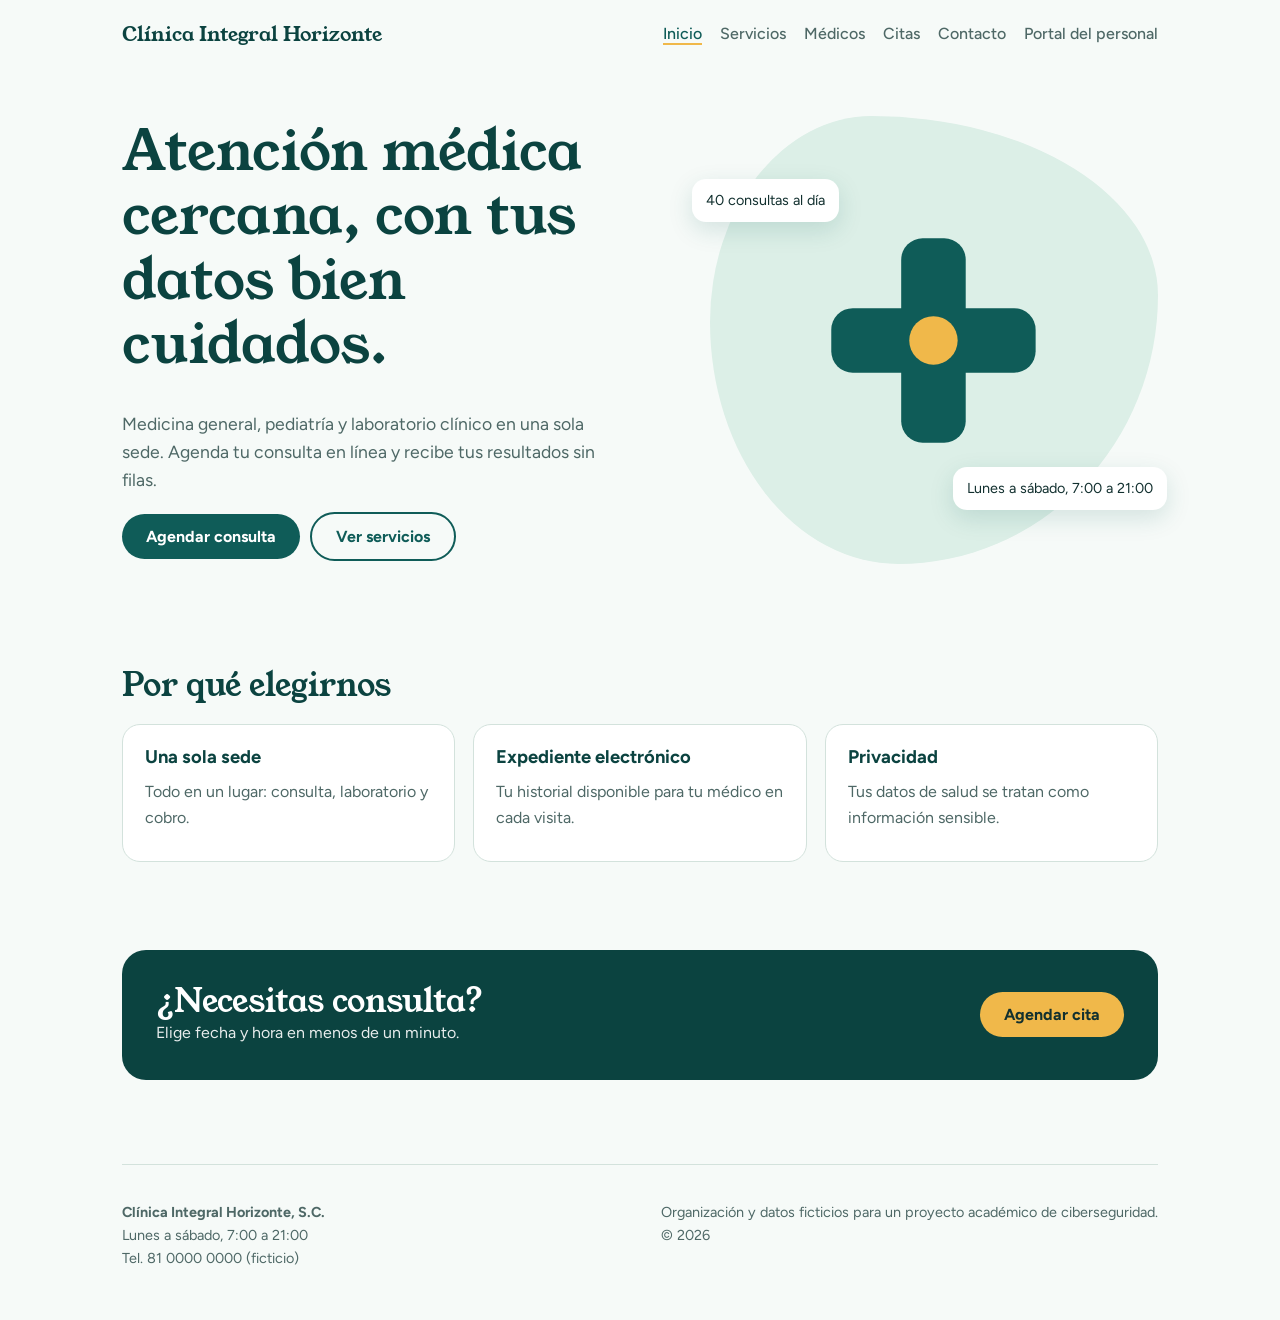
<file: Index.html>
<!DOCTYPE html>
<html lang="es">
<head>
<meta charset="utf-8">
<meta name="viewport" content="width=device-width, initial-scale=1">
<title>Inicio | Clínica Integral Horizonte</title>
<link rel="preconnect" href="https://fonts.googleapis.com">
<link href="https://fonts.googleapis.com/css2?family=Figtree:wght@400;500;700&family=Young+Serif&display=swap" rel="stylesheet">
<link rel="stylesheet" href="css/styles.css">
</head>
<body>
<div id="site-header"></div>
<main class="wrap">
<div class="hero">
  <div>
    <h1>Atención médica cercana, con tus datos bien cuidados.</h1>
    <p>Medicina general, pediatría y laboratorio clínico en una sola sede. Agenda tu consulta en línea y recibe tus resultados sin filas.</p>
    <a class="btn" href="citas.html">Agendar consulta</a><a class="btn ghost" href="servicios.html">Ver servicios</a>
  </div>
  <div class="hero-art" aria-hidden="true">
    <svg viewBox="0 0 100 100"><rect x="38" y="12" width="24" height="76" rx="8" fill="#0f5c58"/><rect x="12" y="38" width="76" height="24" rx="8" fill="#0f5c58"/><circle cx="50" cy="50" r="9" fill="#f0b84a"/></svg>
    <div class="badge a">40 consultas al día</div><div class="badge b">Lunes a sábado, 7:00 a 21:00</div>
  </div>
</div>
<section><h2>Por qué elegirnos</h2><div class="grid">
  <div class="card"><h3>Una sola sede</h3><p>Todo en un lugar: consulta, laboratorio y cobro.</p></div>
  <div class="card"><h3>Expediente electrónico</h3><p>Tu historial disponible para tu médico en cada visita.</p></div>
  <div class="card"><h3>Privacidad</h3><p>Tus datos de salud se tratan como información sensible.</p></div>
</div></section>
<section><div class="band"><div><h2>¿Necesitas consulta?</h2><p>Elige fecha y hora en menos de un minuto.</p></div><a class="btn" href="citas.html">Agendar cita</a></div></section>
</main>
<div id="site-footer"></div>
<script src="js/layout.js"></script>
</body>
</html>
</file>
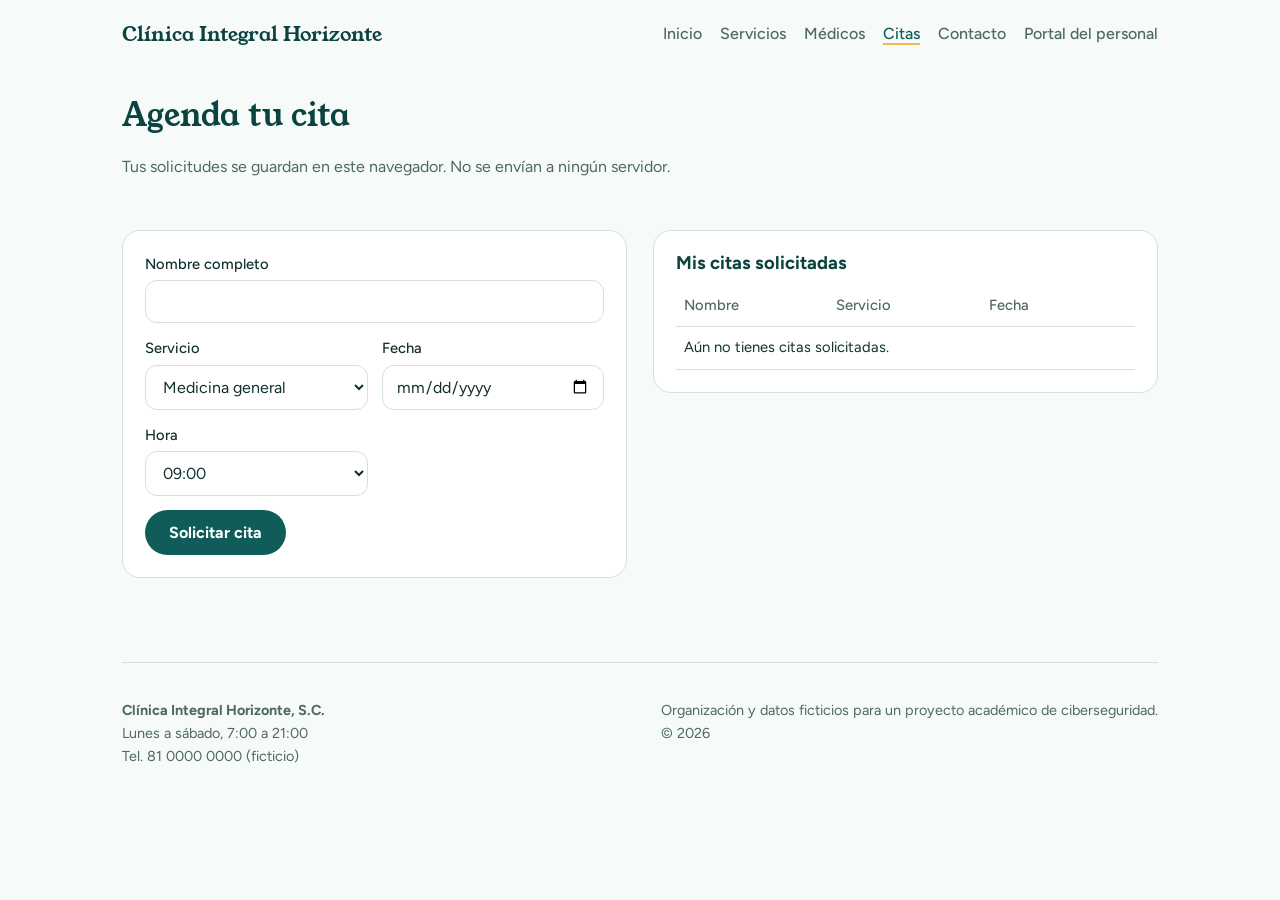
<file: Citas.html>
<!DOCTYPE html>
<html lang="es">
<head>
<meta charset="utf-8">
<meta name="viewport" content="width=device-width, initial-scale=1">
<title>Citas | Clínica Integral Horizonte</title>
<link rel="preconnect" href="https://fonts.googleapis.com">
<link href="https://fonts.googleapis.com/css2?family=Figtree:wght@400;500;700&family=Young+Serif&display=swap" rel="stylesheet">
<link rel="stylesheet" href="css/styles.css">
</head>
<body>
<div id="site-header"></div>
<main class="wrap">
<div class="page-title"><h1>Agenda tu cita</h1><p>Tus solicitudes se guardan en este navegador. No se envían a ningún servidor.</p></div>
<section class="two">
  <div class="card"><form class="form" id="citaForm">
    <div class="full"><label for="cn">Nombre completo</label><input id="cn" required autocomplete="name"></div>
    <div><label for="cs">Servicio</label><select id="cs"><option>Medicina general</option><option>Pediatría</option><option>Laboratorio</option></select></div>
    <div><label for="cf">Fecha</label><input id="cf" type="date" required></div>
    <div><label for="ch">Hora</label><select id="ch"><option>09:00</option><option>10:00</option><option>11:00</option><option>12:00</option><option>16:00</option><option>17:00</option><option>18:00</option></select></div>
    <div class="full"><button class="btn" type="submit">Solicitar cita</button></div>
  </form><div id="msg" class="msg hidden" role="status"></div></div>
  <div class="card"><h3>Mis citas solicitadas</h3>
    <table><thead><tr><th>Nombre</th><th>Servicio</th><th>Fecha</th><th></th></tr></thead><tbody id="lista"></tbody></table></div>
</section>
</main>
<div id="site-footer"></div>
<script src="js/layout.js"></script>
<script src="js/citas.js"></script>
</body>
</html>
</file>
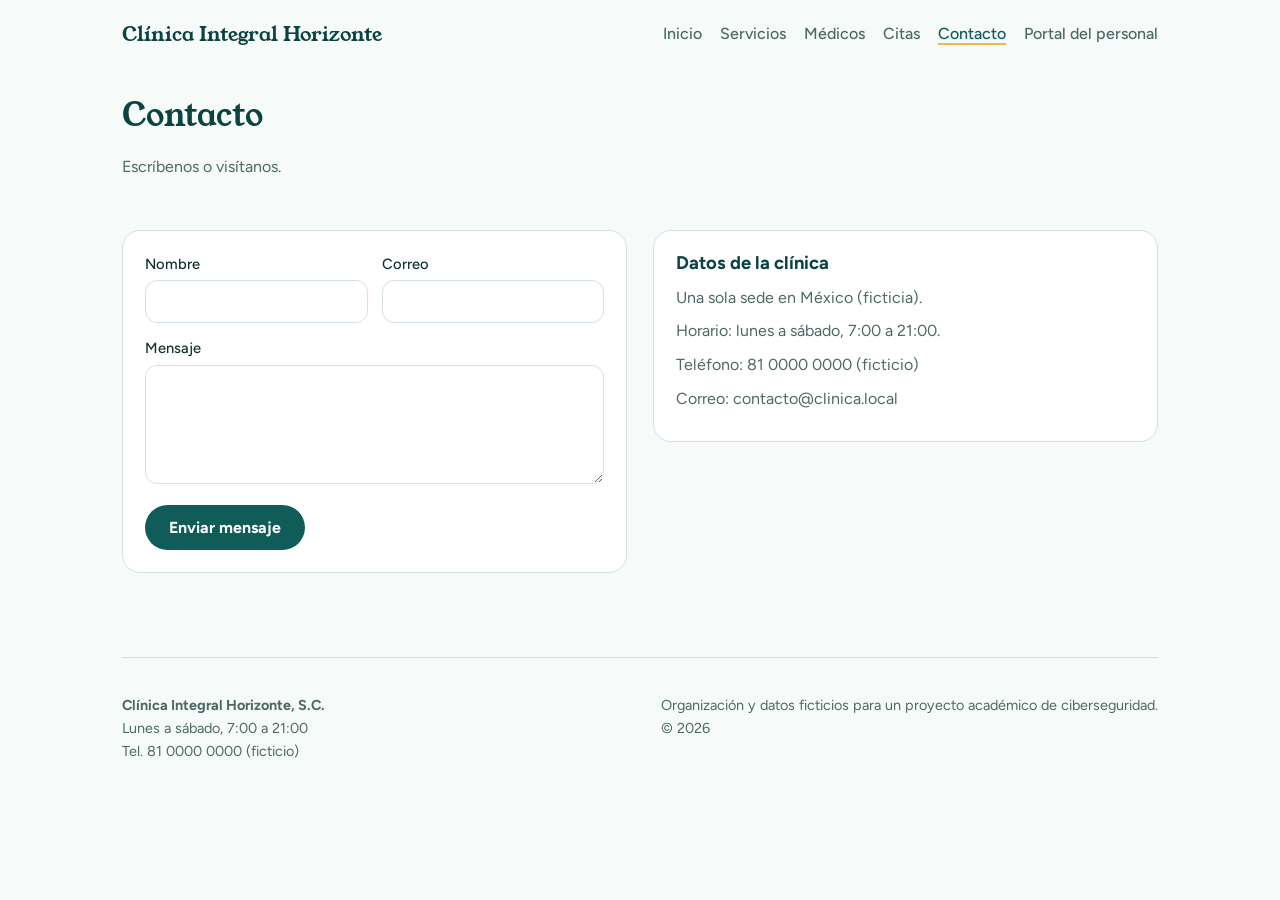
<file: Contacto.html>
<!DOCTYPE html>
<html lang="es">
<head>
<meta charset="utf-8">
<meta name="viewport" content="width=device-width, initial-scale=1">
<title>Contacto | Clínica Integral Horizonte</title>
<link rel="preconnect" href="https://fonts.googleapis.com">
<link href="https://fonts.googleapis.com/css2?family=Figtree:wght@400;500;700&family=Young+Serif&display=swap" rel="stylesheet">
<link rel="stylesheet" href="css/styles.css">
</head>
<body>
<div id="site-header"></div>
<main class="wrap">
<div class="page-title"><h1>Contacto</h1><p>Escríbenos o visítanos.</p></div>
<section class="two">
  <div class="card"><form class="form" id="contactoForm">
    <div><label for="n">Nombre</label><input id="n" required></div>
    <div><label for="e">Correo</label><input id="e" type="email" required></div>
    <div class="full"><label for="t">Mensaje</label><textarea id="t" rows="5" required></textarea></div>
    <div class="full"><button class="btn" type="submit">Enviar mensaje</button></div>
  </form><div id="msg" class="msg hidden" role="status"></div></div>
  <div class="card"><h3>Datos de la clínica</h3><p>Una sola sede en México (ficticia).</p><p>Horario: lunes a sábado, 7:00 a 21:00.</p><p>Teléfono: 81 0000 0000 (ficticio)</p><p>Correo: contacto@clinica.local</p></div>
</section>
</main>
<div id="site-footer"></div>
<script src="js/layout.js"></script>
<script src="js/contacto.js"></script>
</body>
</html>
</file>
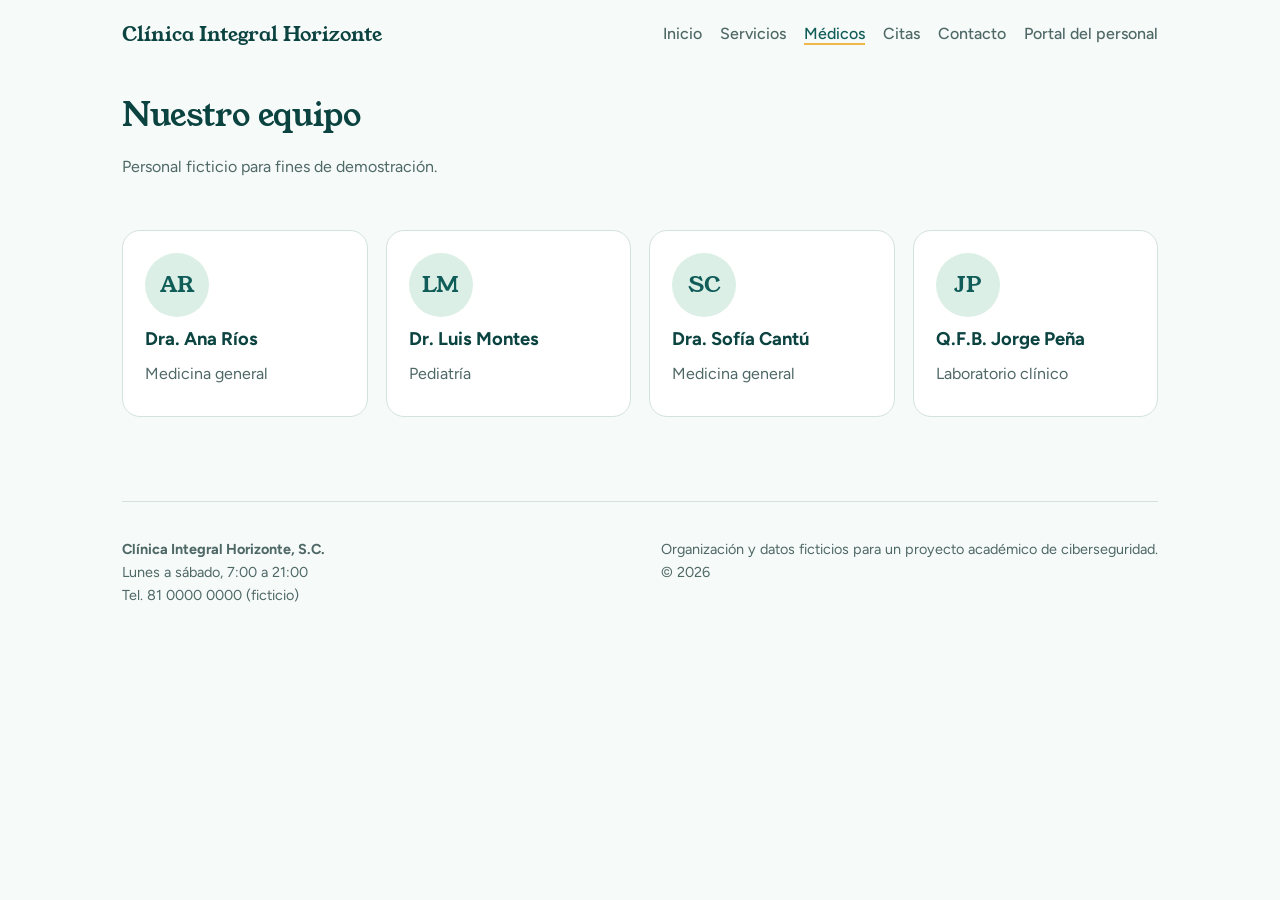
<file: Medicos.html>
<!DOCTYPE html>
<html lang="es">
<head>
<meta charset="utf-8">
<meta name="viewport" content="width=device-width, initial-scale=1">
<title>Médicos | Clínica Integral Horizonte</title>
<link rel="preconnect" href="https://fonts.googleapis.com">
<link href="https://fonts.googleapis.com/css2?family=Figtree:wght@400;500;700&family=Young+Serif&display=swap" rel="stylesheet">
<link rel="stylesheet" href="css/styles.css">
</head>
<body>
<div id="site-header"></div>
<main class="wrap">
<div class="page-title"><h1>Nuestro equipo</h1><p>Personal ficticio para fines de demostración.</p></div>
<section><div class="grid">
  <div class="card"><div class="avatar">AR</div><h3>Dra. Ana Ríos</h3><p>Medicina general</p></div>
  <div class="card"><div class="avatar">LM</div><h3>Dr. Luis Montes</h3><p>Pediatría</p></div>
  <div class="card"><div class="avatar">SC</div><h3>Dra. Sofía Cantú</h3><p>Medicina general</p></div>
  <div class="card"><div class="avatar">JP</div><h3>Q.F.B. Jorge Peña</h3><p>Laboratorio clínico</p></div>
</div></section>
</main>
<div id="site-footer"></div>
<script src="js/layout.js"></script>
</body>
</html>
</file>
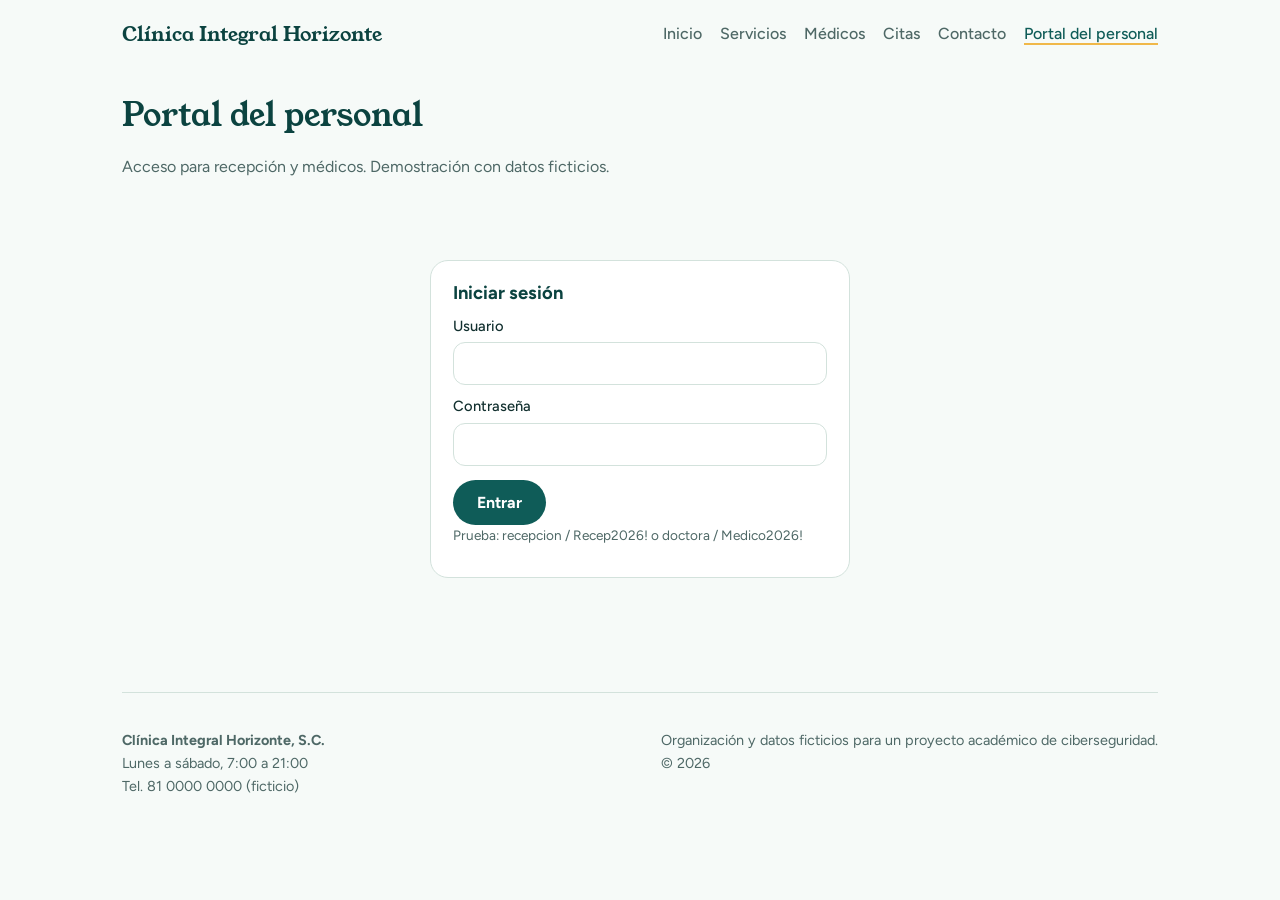
<file: Portal.html>
<!DOCTYPE html>
<html lang="es">
<head>
<meta charset="utf-8">
<meta name="viewport" content="width=device-width, initial-scale=1">
<title>Portal del personal | Clínica Integral Horizonte</title>
<link rel="preconnect" href="https://fonts.googleapis.com">
<link href="https://fonts.googleapis.com/css2?family=Figtree:wght@400;500;700&family=Young+Serif&display=swap" rel="stylesheet">
<link rel="stylesheet" href="css/styles.css">
</head>
<body>
<div id="site-header"></div>
<main class="wrap">
<div class="page-title"><h1>Portal del personal</h1><p>Acceso para recepción y médicos. Demostración con datos ficticios.</p></div>
<section>
  <div class="card login" id="loginBox"><h3>Iniciar sesión</h3>
    <form id="loginForm" autocomplete="off"><label for="u">Usuario</label><input id="u" required>
    <label for="p" style="margin-top:10px">Contraseña</label><input id="p" type="password" required>
    <button class="btn" type="submit" style="margin-top:14px">Entrar</button></form>
    <div id="loginMsg" class="msg err hidden" role="alert"></div>
    <p style="font-size:.85rem;color:var(--muted)">Prueba: recepcion / Recep2026! o doctora / Medico2026!</p></div>
  <div class="card hidden" id="panel"><div class="row"><h3 id="quien" style="margin:0"></h3><button class="btn ghost" id="logout" style="margin:0">Cerrar sesión</button></div>
    <p id="info" style="color:var(--muted)"></p>
    <table><thead><tr id="thead"></tr></thead><tbody id="tbody"></tbody></table></div>
</section>
</main>
<div id="site-footer"></div>
<script src="js/layout.js"></script>
<script src="js/portal.js"></script>
</body>
</html>
</file>
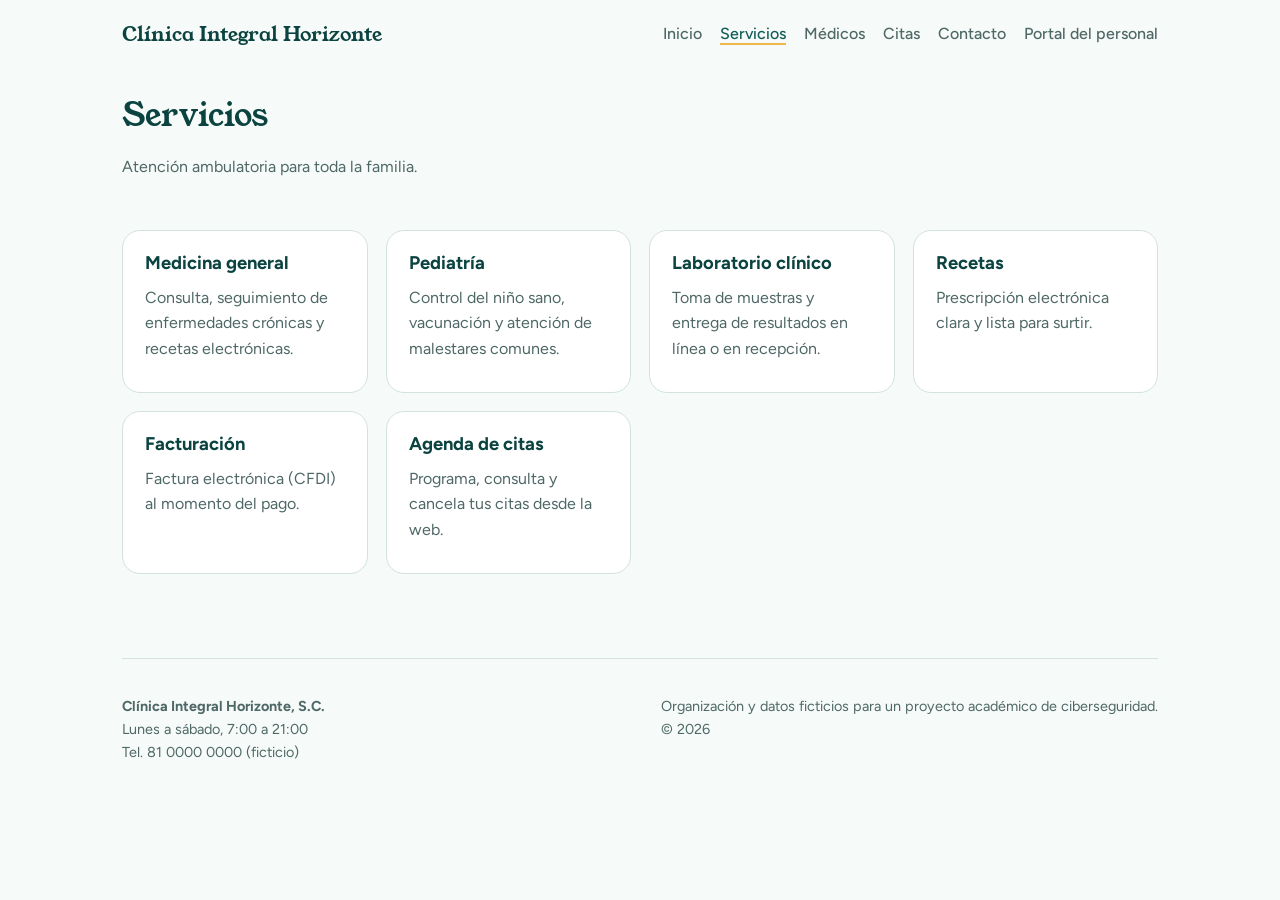
<file: Servicio.html>
<!DOCTYPE html>
<html lang="es">
<head>
<meta charset="utf-8">
<meta name="viewport" content="width=device-width, initial-scale=1">
<title>Servicios | Clínica Integral Horizonte</title>
<link rel="preconnect" href="https://fonts.googleapis.com">
<link href="https://fonts.googleapis.com/css2?family=Figtree:wght@400;500;700&family=Young+Serif&display=swap" rel="stylesheet">
<link rel="stylesheet" href="css/styles.css">
</head>
<body>
<div id="site-header"></div>
<main class="wrap">
<div class="page-title"><h1>Servicios</h1><p>Atención ambulatoria para toda la familia.</p></div>
<section><div class="grid">
  <div class="card"><h3>Medicina general</h3><p>Consulta, seguimiento de enfermedades crónicas y recetas electrónicas.</p></div>
  <div class="card"><h3>Pediatría</h3><p>Control del niño sano, vacunación y atención de malestares comunes.</p></div>
  <div class="card"><h3>Laboratorio clínico</h3><p>Toma de muestras y entrega de resultados en línea o en recepción.</p></div>
  <div class="card"><h3>Recetas</h3><p>Prescripción electrónica clara y lista para surtir.</p></div>
  <div class="card"><h3>Facturación</h3><p>Factura electrónica (CFDI) al momento del pago.</p></div>
  <div class="card"><h3>Agenda de citas</h3><p>Programa, consulta y cancela tus citas desde la web.</p></div>
</div></section>
</main>
<div id="site-footer"></div>
<script src="js/layout.js"></script>
</body>
</html>
</file>
<file: css/styles.css>
:root{--ink:#12302f;--muted:#4e6866;--bg:#f6faf8;--card:#fff;--teal:#0f5c58;--teal2:#0b4340;--mint:#dcefe7;--sun:#f0b84a;--bad:#b3261e;--badbg:#fde9e7;--ok:#1b7a43;--okbg:#e2f4e8;--line:#d3e2dc}
@media (prefers-color-scheme:dark){:root{--ink:#e4f1ee;--muted:#9db8b4;--bg:#0d1b1a;--card:#142726;--teal:#5fc4b8;--teal2:#8fe0d5;--mint:#1b3735;--line:#27403d;--badbg:#3a1b19;--okbg:#173627;--bad:#ff8a80;--ok:#6fd49a}}
*{box-sizing:border-box}html{scroll-behavior:smooth}
body{margin:0;font-family:Figtree,system-ui,sans-serif;color:var(--ink);background:var(--bg);line-height:1.6}
h1,h2,h3{font-family:"Young Serif",Georgia,serif;font-weight:400;line-height:1.15;margin:0 0 .6em;color:var(--teal2)}
a{color:inherit}:focus-visible{outline:3px solid var(--sun);outline-offset:2px}
.wrap{max-width:1080px;margin:0 auto;padding:0 22px}
.top{display:flex;justify-content:space-between;align-items:center;padding:18px 0;flex-wrap:wrap;gap:10px}
.logo{font-family:"Young Serif",serif;font-size:1.25rem;text-decoration:none;color:var(--teal2)}
nav a{margin-left:18px;text-decoration:none;font-weight:500;color:var(--muted)}
nav a:hover,nav a.act{color:var(--teal);border-bottom:2px solid var(--sun)}
.hero{display:grid;grid-template-columns:1.1fr .9fr;gap:40px;align-items:center;padding:48px 0 60px}
.hero h1{font-size:clamp(2.2rem,5vw,3.5rem)}.hero p{max-width:46ch;color:var(--muted);font-size:1.1rem}
.btn{display:inline-block;background:var(--teal);color:#fff;border:0;padding:13px 24px;border-radius:999px;font:700 1rem Figtree,sans-serif;cursor:pointer;text-decoration:none}
.btn:hover{filter:brightness(.9)}
.btn.ghost{background:transparent;color:var(--teal);border:2px solid var(--teal);margin-left:10px}
.hero-art{background:var(--mint);border-radius:36% 64% 58% 42%/46% 40% 60% 54%;aspect-ratio:1;display:grid;place-items:center;position:relative}
.hero-art svg{width:60%}
.badge{position:absolute;background:var(--card);border-radius:14px;padding:10px 14px;font-size:.9rem;box-shadow:0 8px 24px rgba(15,92,88,.15)}
.badge.a{left:-4%;top:14%}.badge.b{right:-2%;bottom:12%}
section{padding:44px 0}section h2{font-size:2rem}
.page-title{padding:30px 0 6px}.page-title p{color:var(--muted);max-width:60ch;margin:0}
.grid{display:grid;grid-template-columns:repeat(auto-fit,minmax(230px,1fr));gap:18px}
.card{background:var(--card);border:1px solid var(--line);border-radius:18px;padding:22px}
.card h3{font-size:1.15rem;font-family:Figtree,sans-serif;font-weight:700}.card p{margin:0 0 8px;color:var(--muted)}
.avatar{width:64px;height:64px;border-radius:50%;background:var(--mint);display:grid;place-items:center;font:1.4rem "Young Serif",serif;color:var(--teal);margin-bottom:12px}
.band{background:var(--teal2);color:#fff;border-radius:24px;padding:34px;display:flex;flex-wrap:wrap;gap:20px;justify-content:space-between;align-items:center}
.band h2{color:#fff;margin:0}.band p{margin:0;opacity:.9}.band .btn{background:var(--sun);color:#12302f}
.form{display:grid;grid-template-columns:repeat(auto-fit,minmax(200px,1fr));gap:14px}.form .full{grid-column:1/-1}
label{display:block;font-weight:500;font-size:.92rem;margin-bottom:4px}
input,select,textarea{width:100%;padding:11px 13px;border:1.5px solid var(--line);border-radius:12px;font:1rem Figtree,sans-serif;background:var(--card);color:var(--ink)}
.msg{padding:11px 14px;border-radius:12px;margin:14px 0 0}.msg.err{background:var(--badbg);color:var(--bad)}.msg.good{background:var(--okbg);color:var(--ok)}
.hidden{display:none!important}
.two{display:grid;grid-template-columns:1fr 1fr;gap:26px;align-items:start}
table{width:100%;border-collapse:collapse;font-size:.92rem}th,td{text-align:left;padding:9px 8px;border-bottom:1px solid var(--line)}th{color:var(--muted);font-weight:500}
.row{display:flex;justify-content:space-between;align-items:center;gap:12px;flex-wrap:wrap}
.link{background:none;border:0;color:var(--bad);cursor:pointer;font:inherit;text-decoration:underline}
.login{max-width:420px;margin:30px auto}
footer{padding:36px 0 50px;color:var(--muted);font-size:.9rem;border-top:1px solid var(--line);margin-top:40px}
.fgrid{display:flex;flex-wrap:wrap;gap:30px;justify-content:space-between}
@media(max-width:800px){.hero,.two{grid-template-columns:1fr}.hero-art{max-width:300px}nav a{margin:0 12px 0 0}}
@media(prefers-reduced-motion:reduce){html{scroll-behavior:auto}}
</file>
